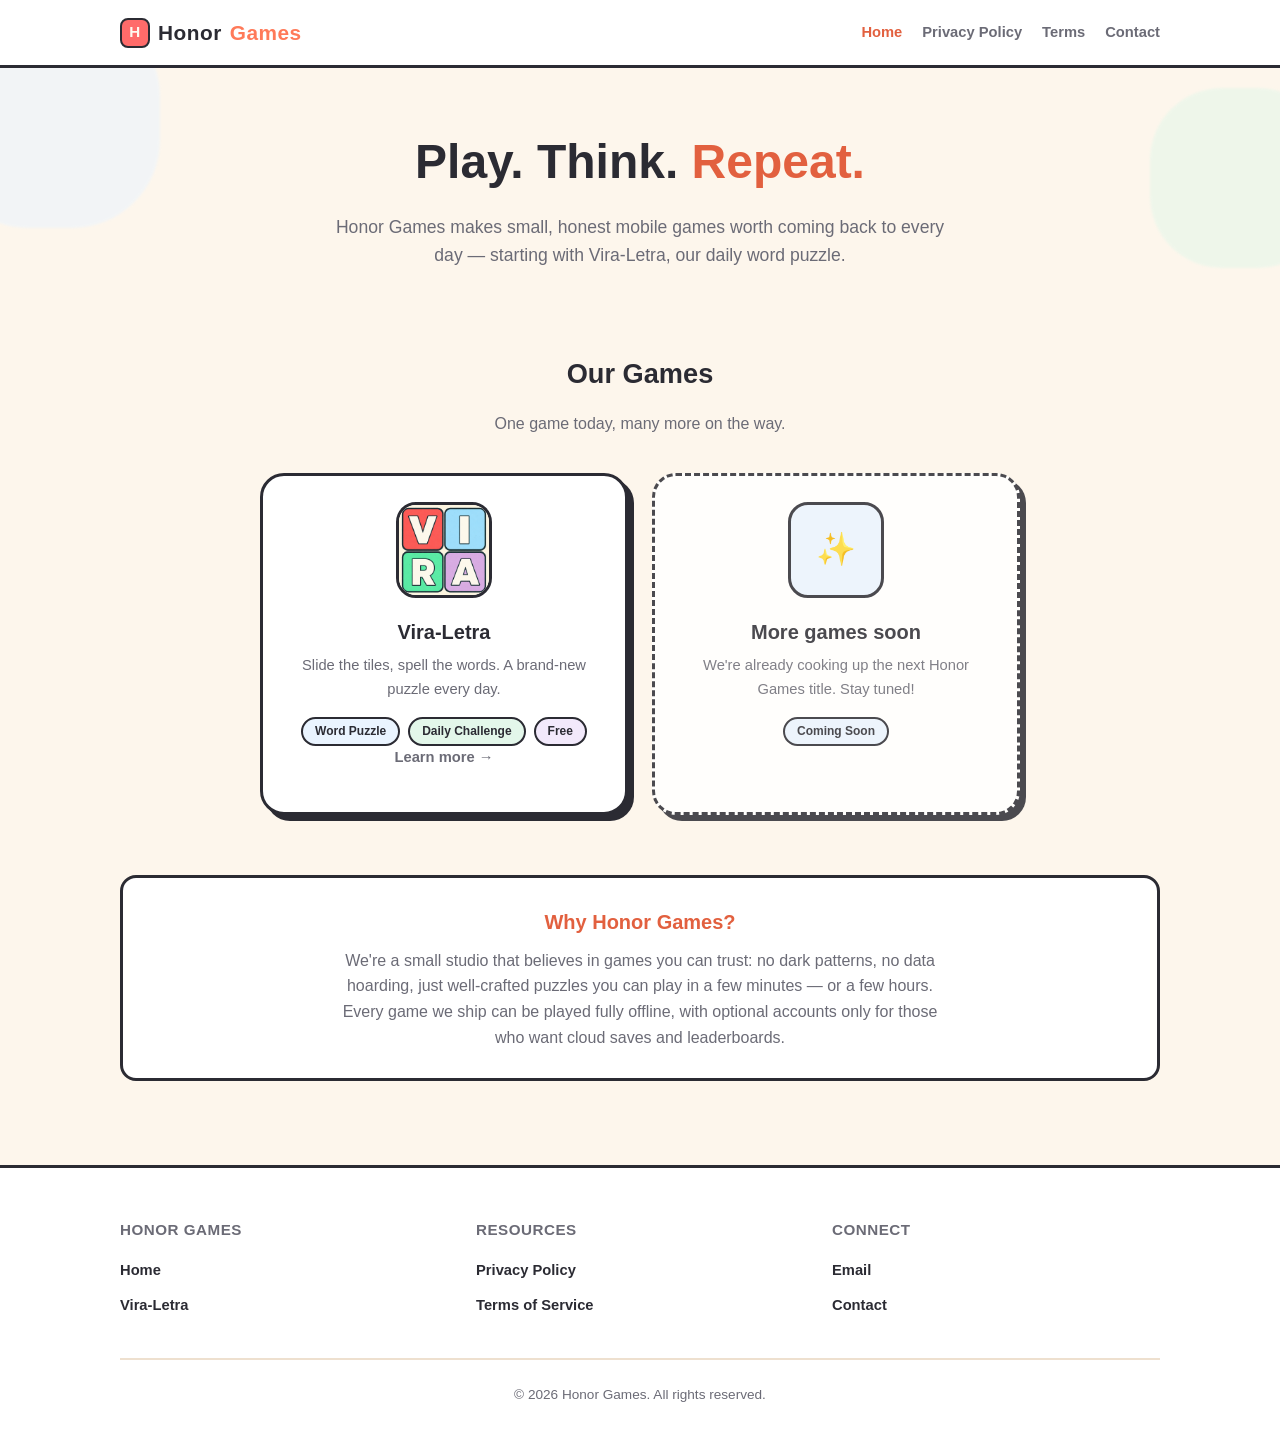
<file: index.html>
<!DOCTYPE html>
<html lang="en">
<head>
<meta charset="UTF-8" />
<meta name="viewport" content="width=device-width, initial-scale=1.0" />
<title>Honor Games — Fun, simple mobile games</title>
<meta name="description" content="Honor Games develops fun and simple mobile games, starting with Vira-Letra, a daily word sliding puzzle." />
<link rel="icon" type="image/png" href="assets/img/vira-letra-icon.png" />
<link rel="stylesheet" href="assets/css/style.css" />
</head>
<body>

<header class="site-header">
  <div class="header-inner">
    <a class="logo" href="./"><span class="logo-badge">H</span>Honor<span>Games</span></a>
    <nav class="site-nav">
      <a class="active" href="./">Home</a>
      <a href="privacy/">Privacy Policy</a>
      <a href="terms/">Terms</a>
      <a href="contact/">Contact</a>
    </nav>
    <button class="mobile-menu-btn" aria-label="Toggle menu">☰</button>
  </div>
</header>

<section class="hero">
  <div class="hero-blob" style="width:220px;height:220px;background:var(--sky);top:-60px;left:-60px;"></div>
  <div class="hero-blob" style="width:180px;height:180px;background:var(--mint);top:20px;right:-50px;"></div>
  <div class="container">
    <h1>Play. Think. <span>Repeat.</span></h1>
    <p>Honor Games makes small, honest mobile games worth coming back to every day — starting with Vira-Letra, our daily word puzzle.</p>
    <!-- <div class="btn-row">
      <a class="btn btn-primary" href="vira-letra/">See Vira-Letra</a>
      <a class="btn btn-outline" href="#games">All games</a>
    </div> -->
  </div>
</section>

<section class="section" id="games">
  <div class="container">
    <h2 class="section-title">Our Games</h2>
    <p class="section-subtitle">One game today, many more on the way.</p>

    <div class="games-grid">
      <a class="game-card" href="vira-letra/">
        <div class="game-card-icon">
          <img src="assets/img/vira-letra-icon.png" alt="Vira-Letra app icon" />
        </div>
        <h3>Vira-Letra</h3>
        <p>Slide the tiles, spell the words. A brand-new puzzle every day.</p>
        <div class="tags">
          <span class="pill">Word Puzzle</span>
          <span class="pill mint">Daily Challenge</span>
          <span class="pill lilac">Free</span>
        </div>
        <p class="game-card-cta">Learn more →</p>
      </a>

      <div class="game-card coming-soon-card">
        <div class="game-card-icon" style="background:var(--sky);display:flex;align-items:center;justify-content:center;font-size:2rem;">✨</div>
        <h3>More games soon</h3>
        <p>We're already cooking up the next Honor Games title. Stay tuned!</p>
        <div class="tags">
          <span class="pill">Coming Soon</span>
        </div>
      </div>
    </div>
  </div>
</section>

<section class="section" style="padding-top:0;">
  <div class="container">
    <div class="card" style="text-align:center;">
      <h2 style="margin-bottom:10px;">Why Honor Games?</h2>
      <p style="color:var(--ink-soft);max-width:600px;margin:0 auto;">
        We're a small studio that believes in games you can trust: no dark patterns, no data hoarding,
        just well-crafted puzzles you can play in a few minutes — or a few hours. Every game we ship
        can be played fully offline, with optional accounts only for those who want cloud saves and
        leaderboards.
      </p>
    </div>
  </div>
</section>

<footer class="site-footer">
  <div class="container">
    <div class="footer-grid">
      <div>
        <h4>Honor Games</h4>
        <ul>
          <li><a href="./">Home</a></li>
          <li><a href="vira-letra/">Vira-Letra</a></li>
        </ul>
      </div>
      <div>
        <h4>Resources</h4>
        <ul>
          <li><a href="privacy/">Privacy Policy</a></li>
          <li><a href="terms/">Terms of Service</a></li>
        </ul>
      </div>
      <div>
        <h4>Connect</h4>
        <ul>
          <li><a href="mailto:honorgames.co@gmail.com">Email</a></li>
          <li><a href="contact/">Contact</a></li>
        </ul>
      </div>
    </div>
    <div class="footer-bottom">
      &copy; 2026 Honor Games. All rights reserved.
    </div>
  </div>
</footer>

<script src="assets/js/main.js"></script>
</body>
</html>
</file>
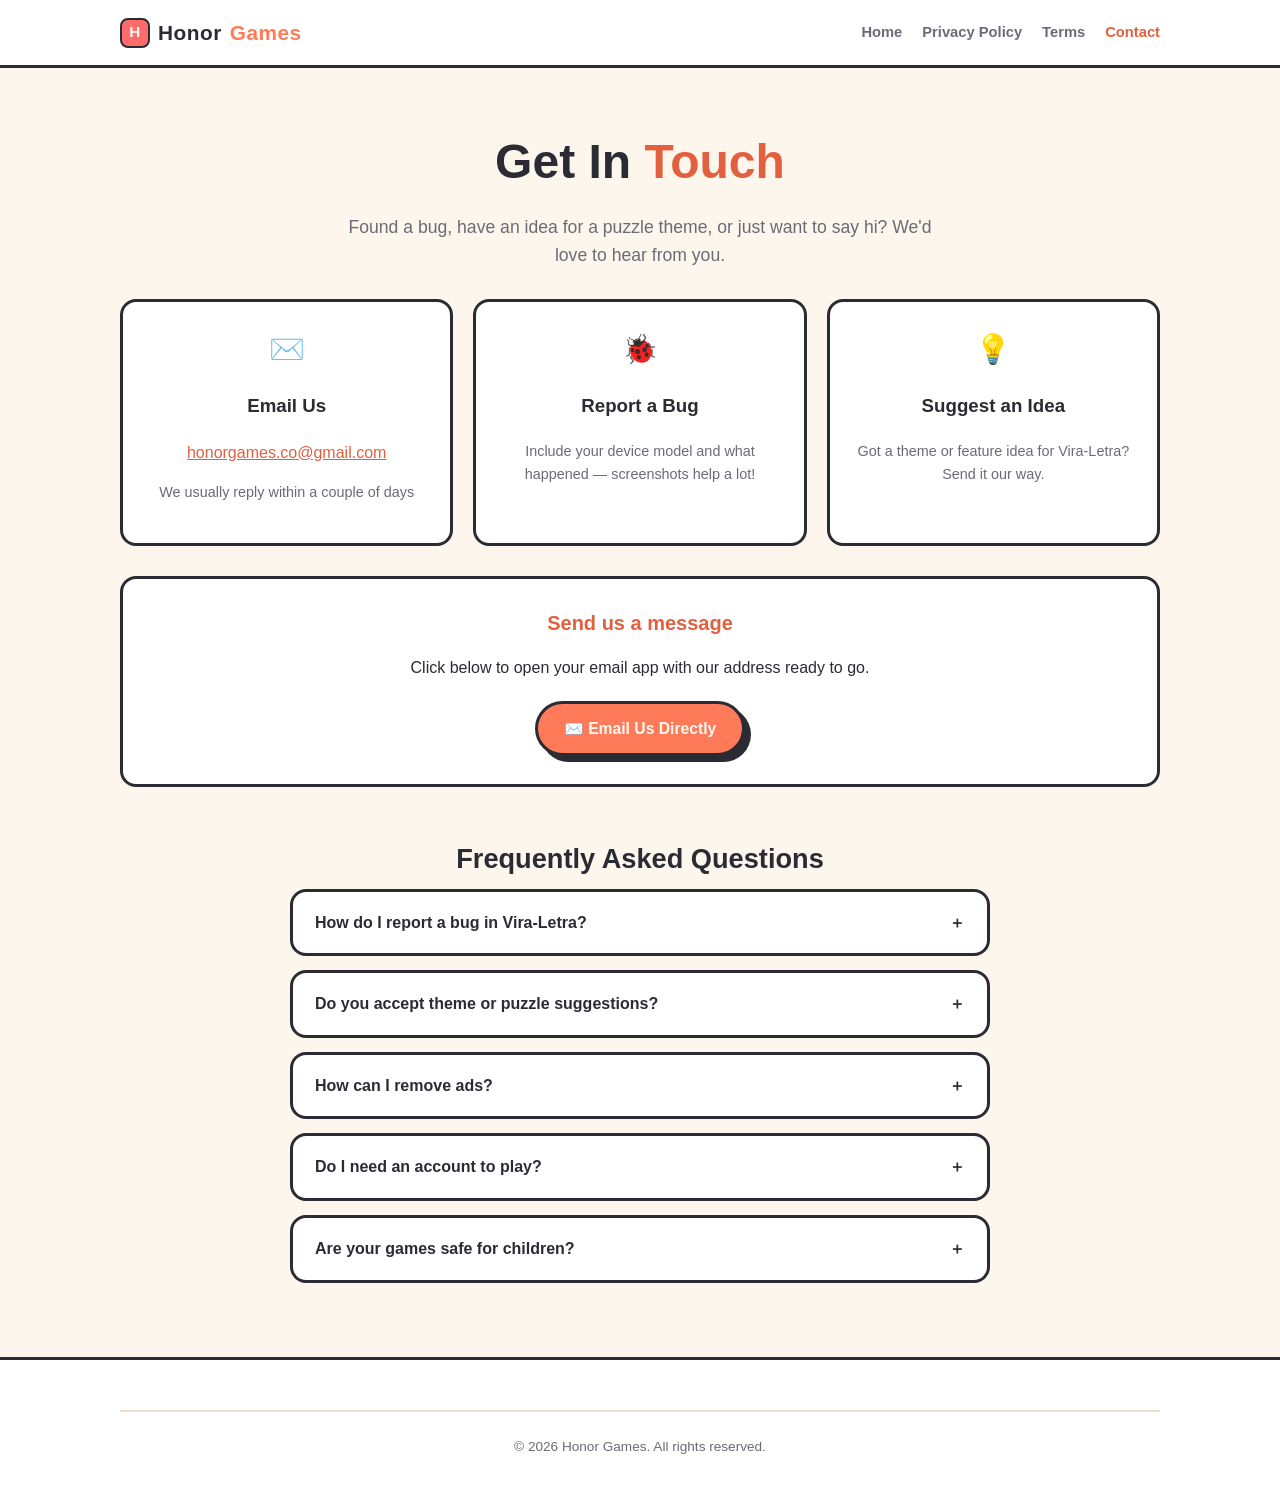
<file: contact/index.html>
<!DOCTYPE html>
<html lang="en">
<head>
<meta charset="UTF-8" />
<meta name="viewport" content="width=device-width, initial-scale=1.0" />
<title>Contact - Honor Games</title>
<meta name="description" content="Get in touch with the Honor Games team." />
<link rel="icon" type="image/png" href="../assets/img/vira-letra-icon.png" />
<link rel="stylesheet" href="../assets/css/style.css" />
</head>
<body>

<header class="site-header">
  <div class="header-inner">
    <a class="logo" href="../"><span class="logo-badge">H</span>Honor<span>Games</span></a>
    <nav class="site-nav">
      <a href="../">Home</a>
      <a href="../privacy/">Privacy Policy</a>
      <a href="../terms/">Terms</a>
      <a class="active" href="../contact/">Contact</a>
    </nav>
    <button class="mobile-menu-btn" aria-label="Toggle menu">☰</button>
  </div>
</header>

<section class="hero" style="padding-bottom:10px;">
  <div class="container">
    <h1>Get In <span>Touch</span></h1>
    <p>Found a bug, have an idea for a puzzle theme, or just want to say hi? We'd love to hear from you.</p>
  </div>
</section>

<section class="section">
  <div class="container">
    <div class="contact-grid">
      <div class="contact-card">
        <div class="emoji">✉️</div>
        <h3>Email Us</h3>
        <p><a href="mailto:honorgames.co@gmail.com">honorgames.co@gmail.com</a></p>
        <p style="color:var(--ink-soft);font-size:0.9rem;">We usually reply within a couple of days</p>
      </div>
      <div class="contact-card">
        <div class="emoji">🐞</div>
        <h3>Report a Bug</h3>
        <p style="color:var(--ink-soft);font-size:0.9rem;">Include your device model and what happened — screenshots help a lot!</p>
      </div>
      <div class="contact-card">
        <div class="emoji">💡</div>
        <h3>Suggest an Idea</h3>
        <p style="color:var(--ink-soft);font-size:0.9rem;">Got a theme or feature idea for Vira-Letra? Send it our way.</p>
      </div>
    </div>

    <div class="card" style="text-align:center;">
      <h2>Send us a message</h2>
      <p style="margin-bottom:20px;">Click below to open your email app with our address ready to go.</p>
      <a class="btn btn-primary" href="mailto:honorgames.co@gmail.com">✉️ Email Us Directly</a>
    </div>

    <h2 class="section-title" style="margin-top:50px;">Frequently Asked Questions</h2>
    <div style="max-width:700px;margin:0 auto;">

      <div class="faq-item">
        <div class="faq-question"><span>How do I report a bug in Vira-Letra?</span><span class="icon">＋</span></div>
        <div class="faq-answer"><p>Email us at honorgames.co@gmail.com with your device model and a description of what happened. Screenshots or a short screen recording help us fix it faster.</p></div>
      </div>

      <div class="faq-item">
        <div class="faq-question"><span>Do you accept theme or puzzle suggestions?</span><span class="icon">＋</span></div>
        <div class="faq-answer"><p>Yes! We love hearing ideas for new daily puzzle themes. Send them to our email and we may feature your idea in a future puzzle.</p></div>
      </div>

      <div class="faq-item">
        <div class="faq-question"><span>How can I remove ads?</span><span class="icon">＋</span></div>
        <div class="faq-answer"><p>Vira-Letra Premium removes ads through a one-time purchase available inside the game, processed securely by Google Play Billing.</p></div>
      </div>

      <div class="faq-item">
        <div class="faq-question"><span>Do I need an account to play?</span><span class="icon">＋</span></div>
        <div class="faq-answer"><p>No — you can play fully offline with progress saved on your device. Creating a free account is optional and lets you sync progress and appear on the leaderboard.</p></div>
      </div>

      <div class="faq-item">
        <div class="faq-question"><span>Are your games safe for children?</span><span class="icon">＋</span></div>
        <div class="faq-answer"><p>Yes. Our games are designed for a general audience and we follow strict content guidelines to keep the experience family-friendly.</p></div>
      </div>

    </div>
  </div>
</section>

<footer class="site-footer">
  <div class="container">
    <div class="footer-bottom">
      &copy; 2026 Honor Games. All rights reserved.
    </div>
  </div>
</footer>

<script src="../assets/js/main.js"></script>
</body>
</html>
</file>
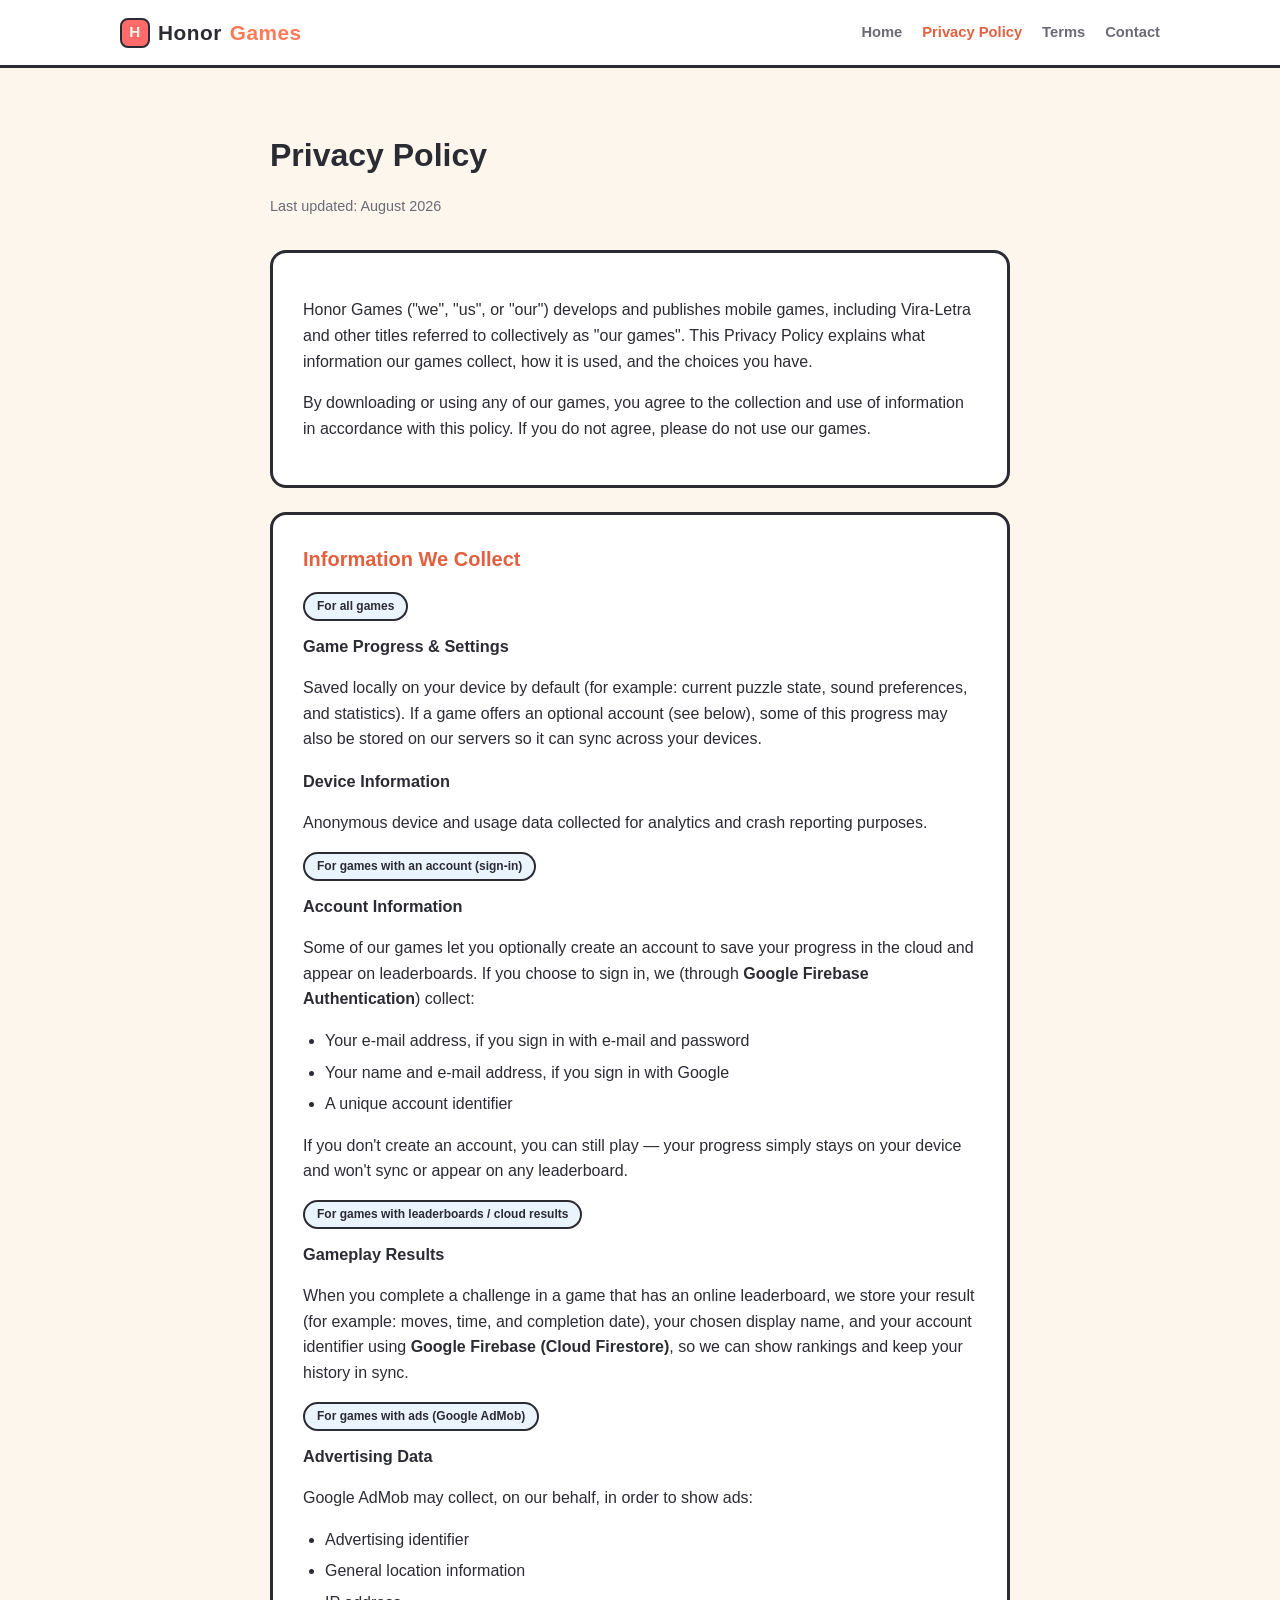
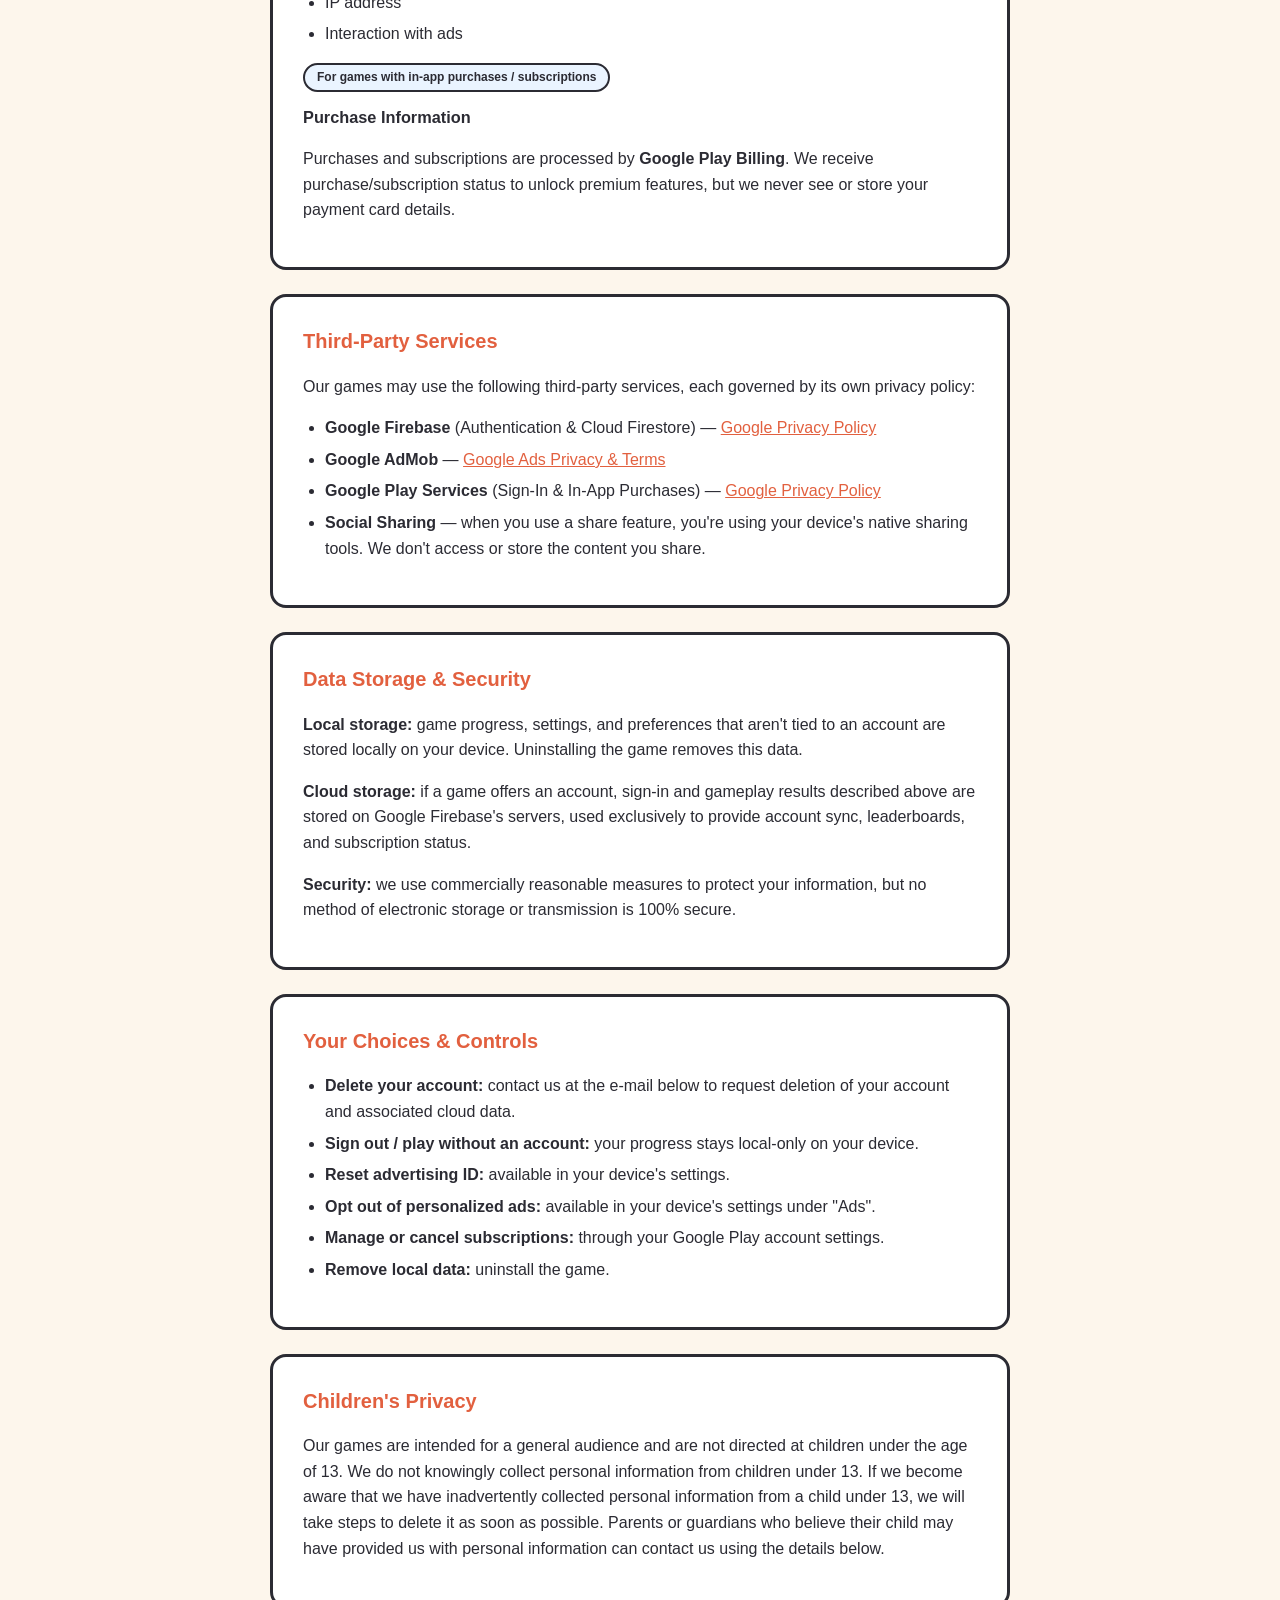
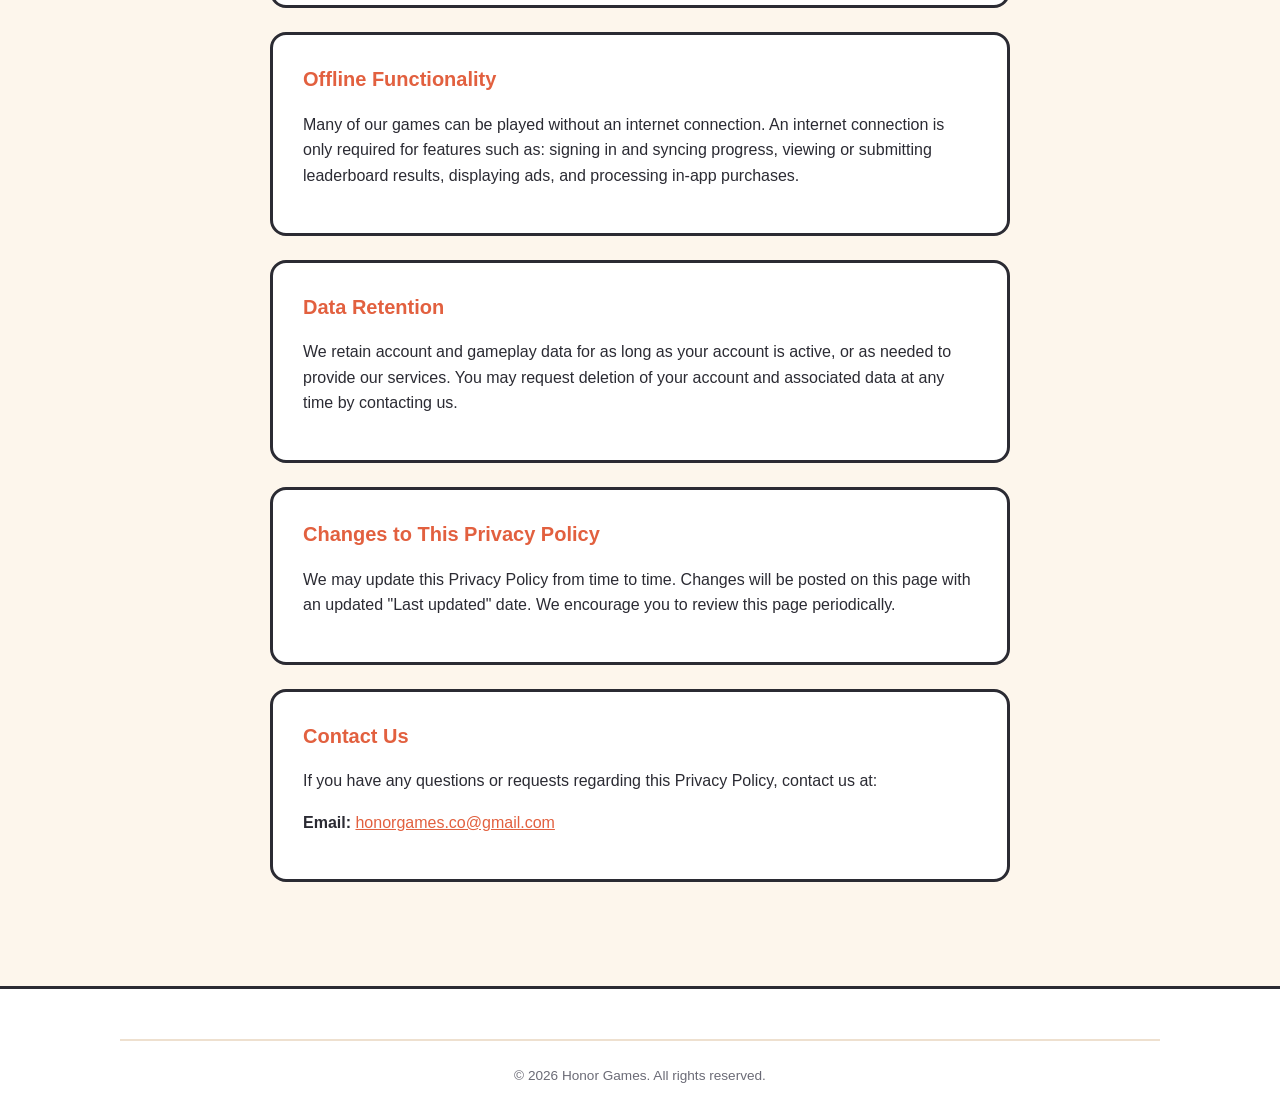
<file: privacy/index.html>
<!DOCTYPE html>
<html lang="en">
<head>
<meta charset="UTF-8" />
<meta name="viewport" content="width=device-width, initial-scale=1.0" />
<title>Privacy Policy - Honor Games</title>
<meta name="description" content="Privacy Policy for Honor Games mobile games." />
<link rel="icon" type="image/png" href="../assets/img/vira-letra-icon.png" />
<link rel="stylesheet" href="../assets/css/style.css" />
</head>
<body>

<header class="site-header">
  <div class="header-inner">
    <a class="logo" href="../"><span class="logo-badge">H</span>Honor<span>Games</span></a>
    <nav class="site-nav">
      <a href="../">Home</a>
      <a class="active" href="../privacy/">Privacy Policy</a>
      <a href="../terms/">Terms</a>
      <a href="../contact/">Contact</a>
    </nav>
    <button class="mobile-menu-btn" aria-label="Toggle menu">☰</button>
  </div>
</header>

<main class="page">
  <h1>Privacy Policy</h1>
  <p class="updated">Last updated: August 2026</p>

  <div class="card">
    <p>
      Honor Games ("we", "us", or "our") develops and publishes mobile games, including
      Vira-Letra and other titles referred to collectively as "our games". This Privacy
      Policy explains what information our games collect, how it is used, and the choices
      you have.
    </p>
    <p>
      By downloading or using any of our games, you agree to the collection and use of
      information in accordance with this policy. If you do not agree, please do not use
      our games.
    </p>
  </div>

  <div class="card">
    <h2>Information We Collect</h2>

    <span class="pill">For all games</span>
    <h3 style="margin-top:12px;">Game Progress &amp; Settings</h3>
    <p>
      Saved locally on your device by default (for example: current puzzle state, sound
      preferences, and statistics). If a game offers an optional account (see below), some
      of this progress may also be stored on our servers so it can sync across your
      devices.
    </p>
    <h3>Device Information</h3>
    <p>Anonymous device and usage data collected for analytics and crash reporting purposes.</p>

    <span class="pill">For games with an account (sign-in)</span>
    <h3 style="margin-top:12px;">Account Information</h3>
    <p>
      Some of our games let you optionally create an account to save your progress in the
      cloud and appear on leaderboards. If you choose to sign in, we (through
      <strong>Google Firebase Authentication</strong>) collect:
    </p>
    <ul>
      <li>Your e-mail address, if you sign in with e-mail and password</li>
      <li>Your name and e-mail address, if you sign in with Google</li>
      <li>A unique account identifier</li>
    </ul>
    <p>
      If you don't create an account, you can still play — your progress simply stays on
      your device and won't sync or appear on any leaderboard.
    </p>

    <span class="pill">For games with leaderboards / cloud results</span>
    <h3 style="margin-top:12px;">Gameplay Results</h3>
    <p>
      When you complete a challenge in a game that has an online leaderboard, we store your
      result (for example: moves, time, and completion date), your chosen display name, and
      your account identifier using <strong>Google Firebase (Cloud Firestore)</strong>, so we
      can show rankings and keep your history in sync.
    </p>

    <span class="pill">For games with ads (Google AdMob)</span>
    <h3 style="margin-top:12px;">Advertising Data</h3>
    <p>Google AdMob may collect, on our behalf, in order to show ads:</p>
    <ul>
      <li>Advertising identifier</li>
      <li>General location information</li>
      <li>IP address</li>
      <li>Interaction with ads</li>
    </ul>

    <span class="pill">For games with in-app purchases / subscriptions</span>
    <h3 style="margin-top:12px;">Purchase Information</h3>
    <p>
      Purchases and subscriptions are processed by <strong>Google Play Billing</strong>. We
      receive purchase/subscription status to unlock premium features, but we never see or
      store your payment card details.
    </p>
  </div>

  <div class="card">
    <h2>Third-Party Services</h2>
    <p>Our games may use the following third-party services, each governed by its own privacy policy:</p>
    <ul>
      <li><strong>Google Firebase</strong> (Authentication &amp; Cloud Firestore) — <a href="https://policies.google.com/privacy" target="_blank" rel="noopener">Google Privacy Policy</a></li>
      <li><strong>Google AdMob</strong> — <a href="https://policies.google.com/technologies/ads" target="_blank" rel="noopener">Google Ads Privacy &amp; Terms</a></li>
      <li><strong>Google Play Services</strong> (Sign-In &amp; In-App Purchases) — <a href="https://policies.google.com/privacy" target="_blank" rel="noopener">Google Privacy Policy</a></li>
      <li><strong>Social Sharing</strong> — when you use a share feature, you're using your device's native sharing tools. We don't access or store the content you share.</li>
    </ul>
  </div>

  <div class="card">
    <h2>Data Storage &amp; Security</h2>
    <p>
      <strong>Local storage:</strong> game progress, settings, and preferences that aren't
      tied to an account are stored locally on your device. Uninstalling the game removes
      this data.
    </p>
    <p>
      <strong>Cloud storage:</strong> if a game offers an account, sign-in and gameplay
      results described above are stored on Google Firebase's servers, used exclusively to
      provide account sync, leaderboards, and subscription status.
    </p>
    <p>
      <strong>Security:</strong> we use commercially reasonable measures to protect your
      information, but no method of electronic storage or transmission is 100% secure.
    </p>
  </div>

  <div class="card">
    <h2>Your Choices &amp; Controls</h2>
    <ul>
      <li><strong>Delete your account:</strong> contact us at the e-mail below to request deletion of your account and associated cloud data.</li>
      <li><strong>Sign out / play without an account:</strong> your progress stays local-only on your device.</li>
      <li><strong>Reset advertising ID:</strong> available in your device's settings.</li>
      <li><strong>Opt out of personalized ads:</strong> available in your device's settings under "Ads".</li>
      <li><strong>Manage or cancel subscriptions:</strong> through your Google Play account settings.</li>
      <li><strong>Remove local data:</strong> uninstall the game.</li>
    </ul>
  </div>

  <div class="card">
    <h2>Children's Privacy</h2>
    <p>
      Our games are intended for a general audience and are not directed at children under
      the age of 13. We do not knowingly collect personal information from children under
      13. If we become aware that we have inadvertently collected personal information from
      a child under 13, we will take steps to delete it as soon as possible. Parents or
      guardians who believe their child may have provided us with personal information can
      contact us using the details below.
    </p>
  </div>

  <div class="card">
    <h2>Offline Functionality</h2>
    <p>
      Many of our games can be played without an internet connection. An internet
      connection is only required for features such as: signing in and syncing progress,
      viewing or submitting leaderboard results, displaying ads, and processing in-app
      purchases.
    </p>
  </div>

  <div class="card">
    <h2>Data Retention</h2>
    <p>
      We retain account and gameplay data for as long as your account is active, or as
      needed to provide our services. You may request deletion of your account and
      associated data at any time by contacting us.
    </p>
  </div>

  <div class="card">
    <h2>Changes to This Privacy Policy</h2>
    <p>
      We may update this Privacy Policy from time to time. Changes will be posted on this
      page with an updated "Last updated" date. We encourage you to review this page
      periodically.
    </p>
  </div>

  <div class="card">
    <h2>Contact Us</h2>
    <p>If you have any questions or requests regarding this Privacy Policy, contact us at:</p>
    <p><strong>Email:</strong> <a href="mailto:honorgames.co@gmail.com">honorgames.co@gmail.com</a></p>
  </div>
</main>

<footer class="site-footer">
  <div class="container">
    <div class="footer-bottom">
      &copy; 2026 Honor Games. All rights reserved.
    </div>
  </div>
</footer>

<script src="../assets/js/main.js"></script>
</body>
</html>
</file>
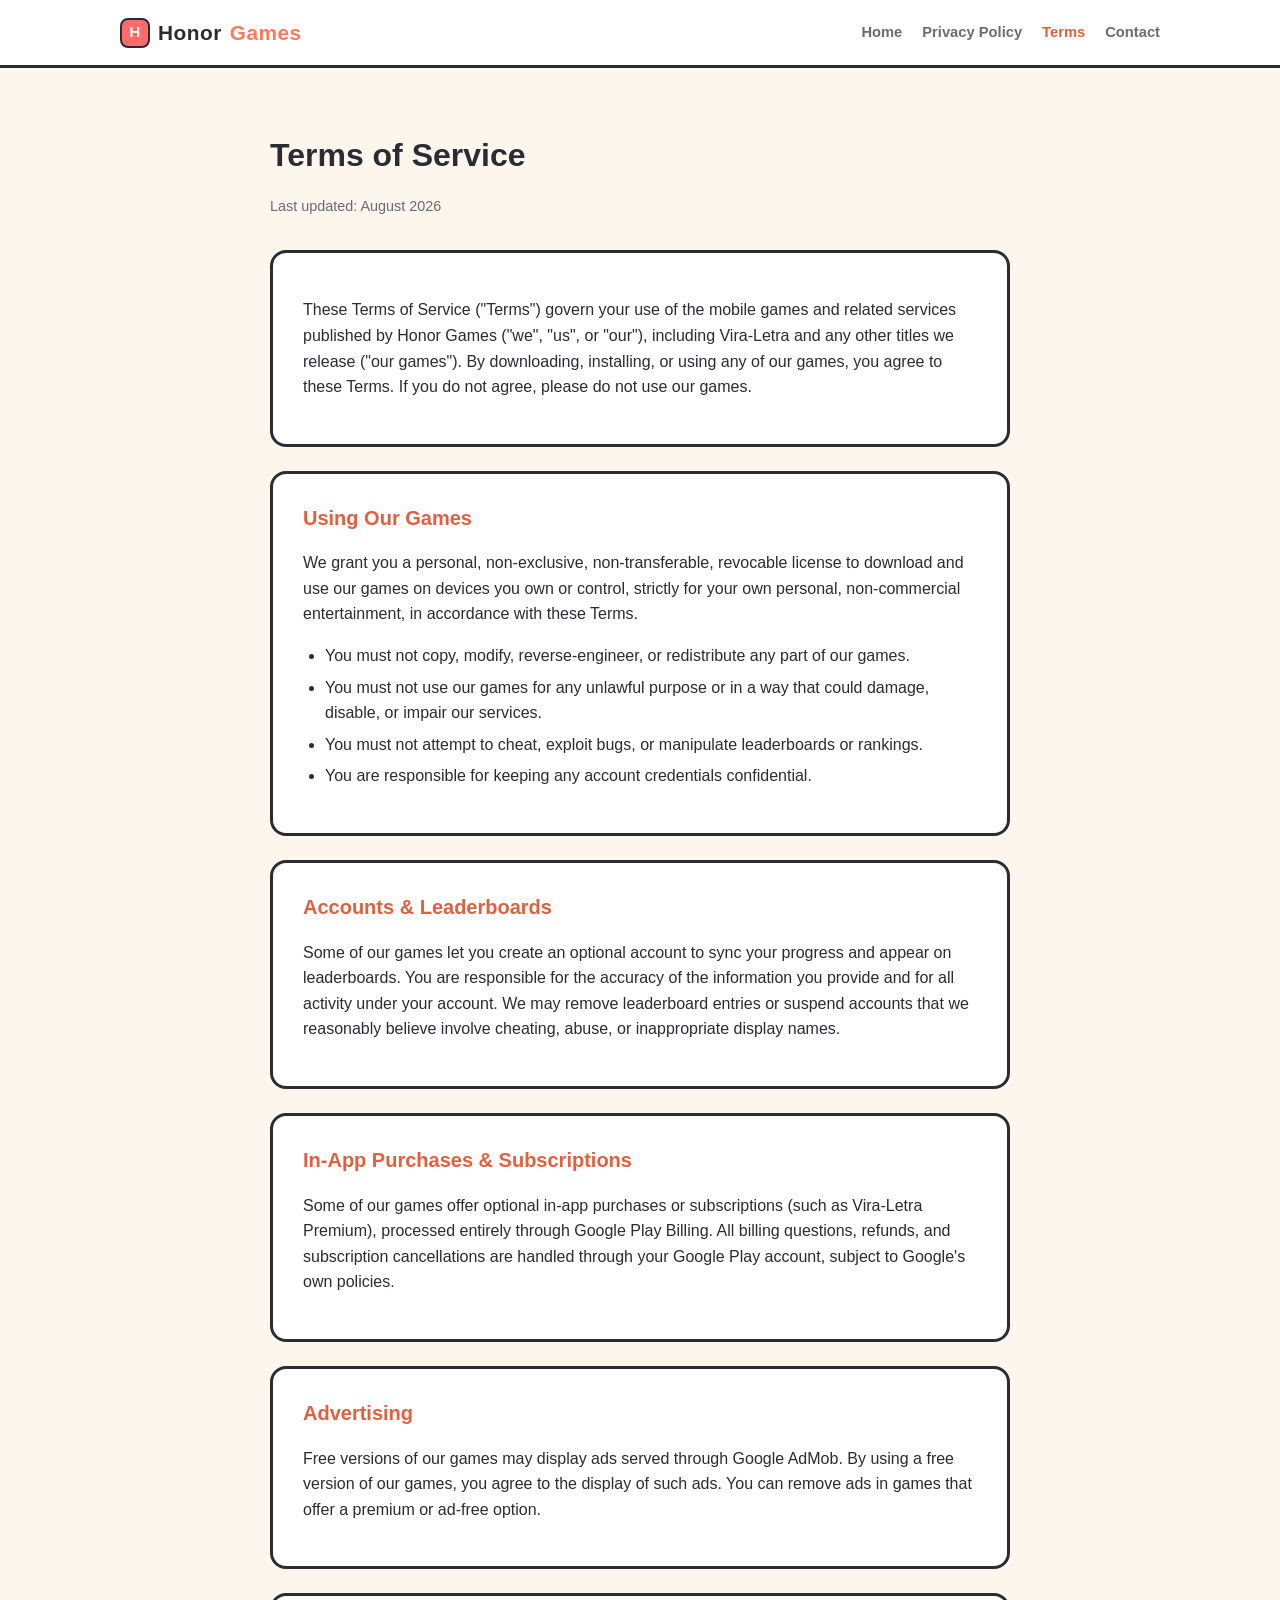
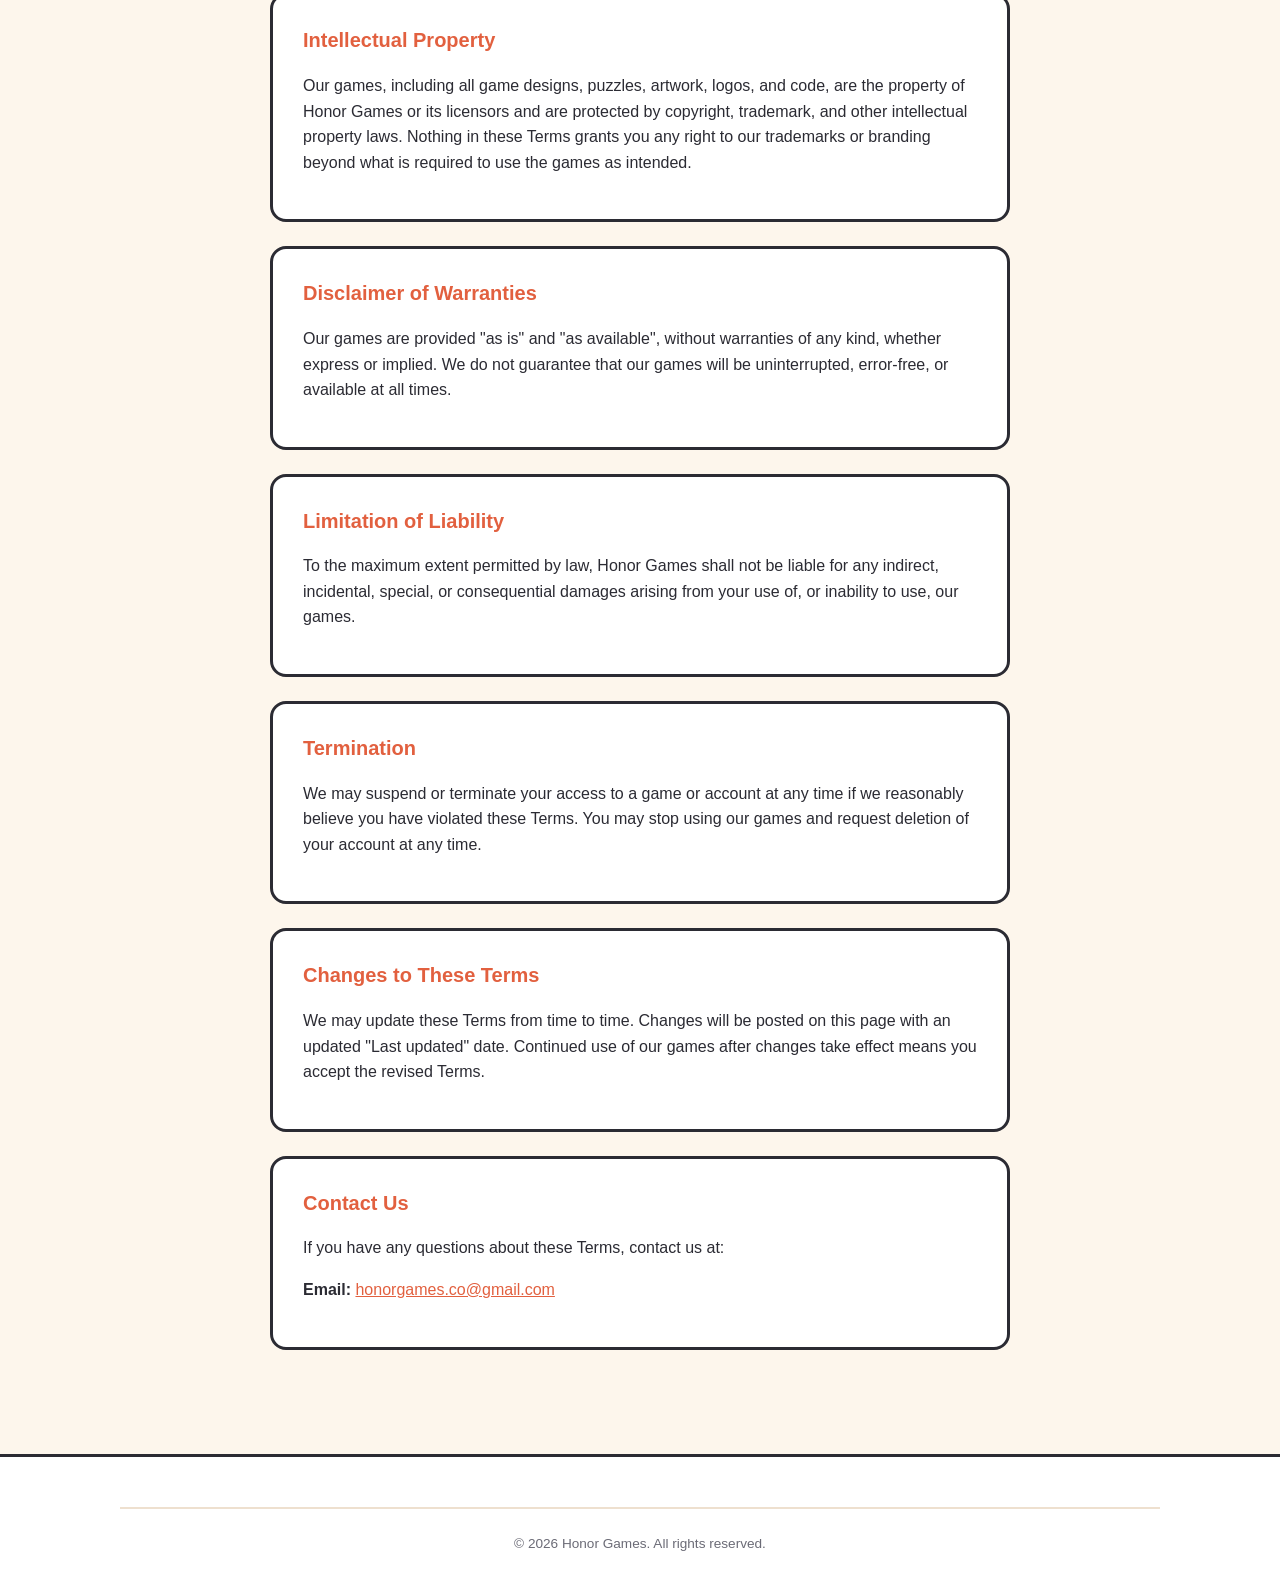
<file: terms/index.html>
<!DOCTYPE html>
<html lang="en">
<head>
<meta charset="UTF-8" />
<meta name="viewport" content="width=device-width, initial-scale=1.0" />
<title>Terms of Service - Honor Games</title>
<meta name="description" content="Terms of Service for Honor Games mobile games." />
<link rel="icon" type="image/png" href="../assets/img/vira-letra-icon.png" />
<link rel="stylesheet" href="../assets/css/style.css" />
</head>
<body>

<header class="site-header">
  <div class="header-inner">
    <a class="logo" href="../"><span class="logo-badge">H</span>Honor<span>Games</span></a>
    <nav class="site-nav">
      <a href="../">Home</a>
      <a href="../privacy/">Privacy Policy</a>
      <a class="active" href="../terms/">Terms</a>
      <a href="../contact/">Contact</a>
    </nav>
    <button class="mobile-menu-btn" aria-label="Toggle menu">☰</button>
  </div>
</header>

<main class="page">
  <h1>Terms of Service</h1>
  <p class="updated">Last updated: August 2026</p>

  <div class="card">
    <p>
      These Terms of Service ("Terms") govern your use of the mobile games and related
      services published by Honor Games ("we", "us", or "our"), including Vira-Letra and
      any other titles we release ("our games"). By downloading, installing, or using any
      of our games, you agree to these Terms. If you do not agree, please do not use our
      games.
    </p>
  </div>

  <div class="card">
    <h2>Using Our Games</h2>
    <p>
      We grant you a personal, non-exclusive, non-transferable, revocable license to
      download and use our games on devices you own or control, strictly for your own
      personal, non-commercial entertainment, in accordance with these Terms.
    </p>
    <ul>
      <li>You must not copy, modify, reverse-engineer, or redistribute any part of our games.</li>
      <li>You must not use our games for any unlawful purpose or in a way that could damage, disable, or impair our services.</li>
      <li>You must not attempt to cheat, exploit bugs, or manipulate leaderboards or rankings.</li>
      <li>You are responsible for keeping any account credentials confidential.</li>
    </ul>
  </div>

  <div class="card">
    <h2>Accounts &amp; Leaderboards</h2>
    <p>
      Some of our games let you create an optional account to sync your progress and
      appear on leaderboards. You are responsible for the accuracy of the information you
      provide and for all activity under your account. We may remove leaderboard entries
      or suspend accounts that we reasonably believe involve cheating, abuse, or
      inappropriate display names.
    </p>
  </div>

  <div class="card">
    <h2>In-App Purchases &amp; Subscriptions</h2>
    <p>
      Some of our games offer optional in-app purchases or subscriptions (such as
      Vira-Letra Premium), processed entirely through Google Play Billing. All billing
      questions, refunds, and subscription cancellations are handled through your Google
      Play account, subject to Google's own policies.
    </p>
  </div>

  <div class="card">
    <h2>Advertising</h2>
    <p>
      Free versions of our games may display ads served through Google AdMob. By using a
      free version of our games, you agree to the display of such ads. You can remove ads
      in games that offer a premium or ad-free option.
    </p>
  </div>

  <div class="card">
    <h2>Intellectual Property</h2>
    <p>
      Our games, including all game designs, puzzles, artwork, logos, and code, are the
      property of Honor Games or its licensors and are protected by copyright, trademark,
      and other intellectual property laws. Nothing in these Terms grants you any right to
      our trademarks or branding beyond what is required to use the games as intended.
    </p>
  </div>

  <div class="card">
    <h2>Disclaimer of Warranties</h2>
    <p>
      Our games are provided "as is" and "as available", without warranties of any kind,
      whether express or implied. We do not guarantee that our games will be uninterrupted,
      error-free, or available at all times.
    </p>
  </div>

  <div class="card">
    <h2>Limitation of Liability</h2>
    <p>
      To the maximum extent permitted by law, Honor Games shall not be liable for any
      indirect, incidental, special, or consequential damages arising from your use of, or
      inability to use, our games.
    </p>
  </div>

  <div class="card">
    <h2>Termination</h2>
    <p>
      We may suspend or terminate your access to a game or account at any time if we
      reasonably believe you have violated these Terms. You may stop using our games and
      request deletion of your account at any time.
    </p>
  </div>

  <div class="card">
    <h2>Changes to These Terms</h2>
    <p>
      We may update these Terms from time to time. Changes will be posted on this page with
      an updated "Last updated" date. Continued use of our games after changes take effect
      means you accept the revised Terms.
    </p>
  </div>

  <div class="card">
    <h2>Contact Us</h2>
    <p>If you have any questions about these Terms, contact us at:</p>
    <p><strong>Email:</strong> <a href="mailto:honorgames.co@gmail.com">honorgames.co@gmail.com</a></p>
  </div>
</main>

<footer class="site-footer">
  <div class="container">
    <div class="footer-bottom">
      &copy; 2026 Honor Games. All rights reserved.
    </div>
  </div>
</footer>

<script src="../assets/js/main.js"></script>
</body>
</html>
</file>
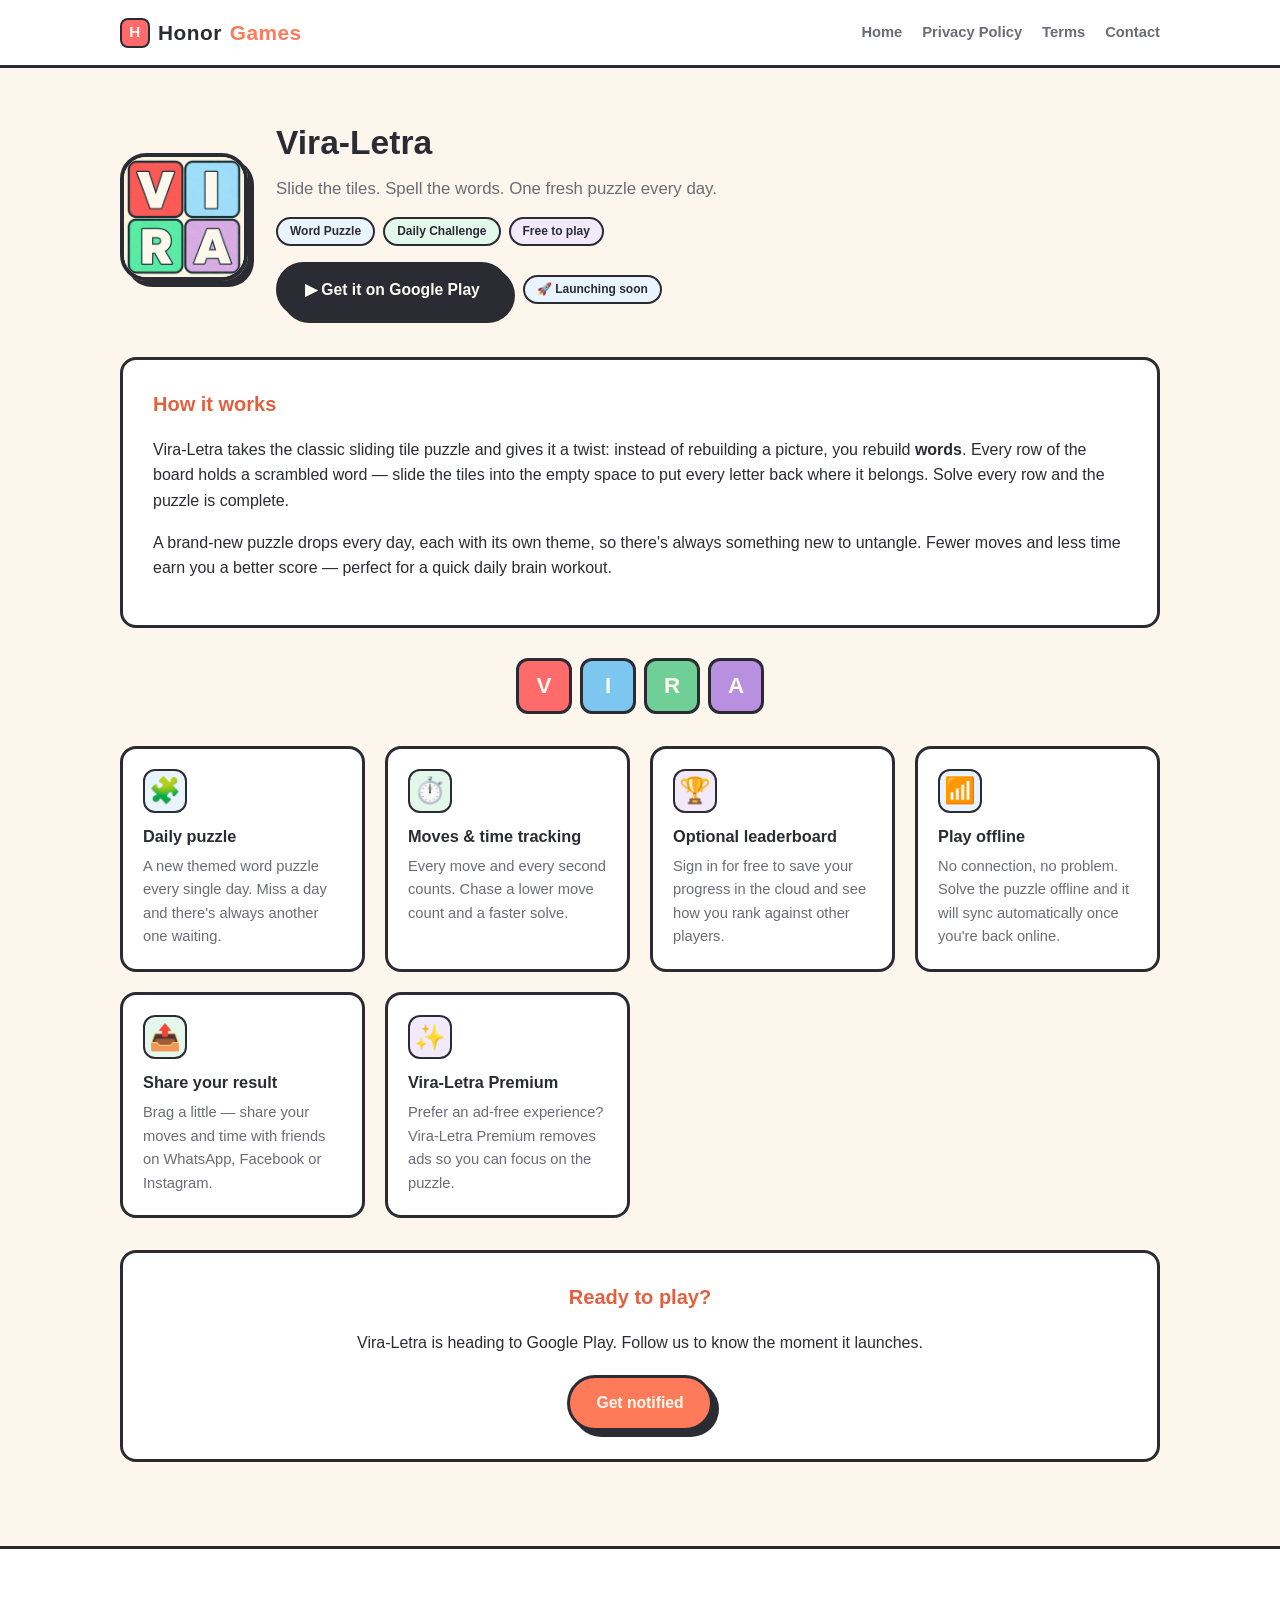
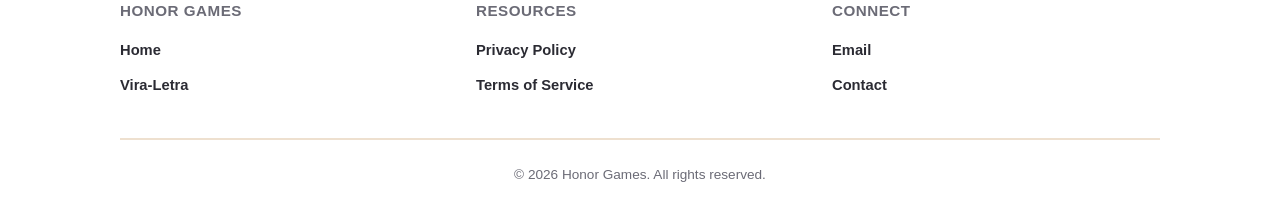
<file: vira-letra/index.html>
<!DOCTYPE html>
<html lang="en">
<head>
<meta charset="UTF-8" />
<meta name="viewport" content="width=device-width, initial-scale=1.0" />
<title>Vira-Letra — Honor Games</title>
<meta name="description" content="Vira-Letra is a daily word sliding puzzle. Slide the tiles, spell every word, and beat your best time." />
<link rel="icon" type="image/png" href="../assets/img/vira-letra-icon.png" />
<link rel="stylesheet" href="../assets/css/style.css" />
</head>
<body>

<header class="site-header">
  <div class="header-inner">
    <a class="logo" href="../"><span class="logo-badge">H</span>Honor<span>Games</span></a>
    <nav class="site-nav">
      <a href="../">Home</a>
      <a href="../privacy/">Privacy Policy</a>
      <a href="../terms/">Terms</a>
      <a href="../contact/">Contact</a>
    </nav>
    <button class="mobile-menu-btn" aria-label="Toggle menu">☰</button>
  </div>
</header>

<section class="game-hero">
  <div class="container">
    <div class="game-hero-inner">
      <div class="game-hero-icon">
        <img src="../assets/img/vira-letra-icon.png" alt="Vira-Letra app icon" />
      </div>
      <div class="game-hero-text">
        <h1>Vira-Letra</h1>
        <p class="tagline">Slide the tiles. Spell the words. One fresh puzzle every day.</p>
        <div class="tags" style="justify-content:flex-start;display:flex;gap:8px;flex-wrap:wrap;margin-bottom:16px;">
          <span class="pill">Word Puzzle</span>
          <span class="pill mint">Daily Challenge</span>
          <span class="pill lilac">Free to play</span>
        </div>
        <div style="display:flex;gap:14px;flex-wrap:wrap;align-items:center;">
          <a class="btn btn-store" href="https://play.google.com/store/apps/details?id=com.viraletra.app" target="_blank" rel="noopener">
            ▶ Get it on Google Play
          </a>
          <span class="pill" style="background:var(--sky);">🚀 Launching soon</span>
        </div>
      </div>
    </div>
  </div>
</section>

<section class="section">
  <div class="container">
    <div class="card">
      <h2>How it works</h2>
      <p>
        Vira-Letra takes the classic sliding tile puzzle and gives it a twist: instead of rebuilding a
        picture, you rebuild <strong>words</strong>. Every row of the board holds a scrambled word — slide
        the tiles into the empty space to put every letter back where it belongs. Solve every row and the
        puzzle is complete.
      </p>
      <p>
        A brand-new puzzle drops every day, each with its own theme, so there's always something new to
        untangle. Fewer moves and less time earn you a better score — perfect for a quick daily brain
        workout.
      </p>
    </div>

    <div class="tile-preview">
      <div class="tile" style="background:var(--red-tile);">V</div>
      <div class="tile" style="background:var(--blue-tile);">I</div>
      <div class="tile" style="background:var(--green-tile);">R</div>
      <div class="tile" style="background:var(--purple-tile);">A</div>
    </div>

    <div class="feature-grid">
      <div class="feature-card">
        <div class="emoji" style="background:var(--sky);">🧩</div>
        <h3>Daily puzzle</h3>
        <p>A new themed word puzzle every single day. Miss a day and there's always another one waiting.</p>
      </div>
      <div class="feature-card">
        <div class="emoji" style="background:var(--mint);">⏱️</div>
        <h3>Moves &amp; time tracking</h3>
        <p>Every move and every second counts. Chase a lower move count and a faster solve.</p>
      </div>
      <div class="feature-card">
        <div class="emoji" style="background:var(--lilac);">🏆</div>
        <h3>Optional leaderboard</h3>
        <p>Sign in for free to save your progress in the cloud and see how you rank against other players.</p>
      </div>
      <div class="feature-card">
        <div class="emoji" style="background:var(--sky);">📶</div>
        <h3>Play offline</h3>
        <p>No connection, no problem. Solve the puzzle offline and it will sync automatically once you're back online.</p>
      </div>
      <div class="feature-card">
        <div class="emoji" style="background:var(--mint);">📤</div>
        <h3>Share your result</h3>
        <p>Brag a little — share your moves and time with friends on WhatsApp, Facebook or Instagram.</p>
      </div>
      <div class="feature-card">
        <div class="emoji" style="background:var(--lilac);">✨</div>
        <h3>Vira-Letra Premium</h3>
        <p>Prefer an ad-free experience? Vira-Letra Premium removes ads so you can focus on the puzzle.</p>
      </div>
    </div>

    <div class="card" style="text-align:center;">
      <h2>Ready to play?</h2>
      <p style="margin-bottom:20px;">Vira-Letra is heading to Google Play. Follow us to know the moment it launches.</p>
      <a class="btn btn-primary" href="../contact/">Get notified</a>
    </div>
  </div>
</section>

<footer class="site-footer">
  <div class="container">
    <div class="footer-grid">
      <div>
        <h4>Honor Games</h4>
        <ul>
          <li><a href="../">Home</a></li>
          <li><a href="../vira-letra/">Vira-Letra</a></li>
        </ul>
      </div>
      <div>
        <h4>Resources</h4>
        <ul>
          <li><a href="../privacy/">Privacy Policy</a></li>
          <li><a href="../terms/">Terms of Service</a></li>
        </ul>
      </div>
      <div>
        <h4>Connect</h4>
        <ul>
          <li><a href="mailto:honorgames.co@gmail.com">Email</a></li>
          <li><a href="../contact/">Contact</a></li>
        </ul>
      </div>
    </div>
    <div class="footer-bottom">
      &copy; 2026 Honor Games. All rights reserved.
    </div>
  </div>
</footer>

<script src="../assets/js/main.js"></script>
</body>
</html>
</file>
<file: assets/css/style.css>
/* Honor Games — shared stylesheet */

:root {
  --bg: #fdf6ec;
  --card: #ffffff;
  --ink: #2b2b33;
  --ink-soft: #6b6b76;
  --accent: #ff7a59;
  --accent-dark: #e2603f;
  --outline: #2b2b33;
  --sky: #eaf4ff;
  --mint: #e3f7ea;
  --mint-dark: #57b980;
  --lilac: #f2e9fb;
  --lilac-dark: #9c6fd1;
  --red-tile: #ff6b6a;
  --blue-tile: #7cc6f0;
  --green-tile: #6fcf97;
  --purple-tile: #b98fe0;
  --radius-lg: 24px;
  --radius-md: 16px;
  --shadow-pop: 6px 6px 0 var(--outline);
}

* {
  box-sizing: border-box;
}

html {
  scroll-behavior: smooth;
}

body {
  margin: 0;
  font-family: "Segoe UI", Roboto, Helvetica, Arial, sans-serif;
  background: var(--bg);
  color: var(--ink);
  line-height: 1.6;
}

img {
  max-width: 100%;
  display: block;
}

a {
  color: var(--accent-dark);
}

.container {
  max-width: 1080px;
  margin: 0 auto;
  padding: 0 20px;
}

/* Header */

header.site-header {
  background: var(--card);
  border-bottom: 3px solid var(--outline);
  position: sticky;
  top: 0;
  z-index: 20;
}

.header-inner {
  max-width: 1080px;
  margin: 0 auto;
  display: flex;
  align-items: center;
  justify-content: space-between;
  padding: 16px 20px;
}

.logo {
  font-weight: 800;
  font-size: 1.3rem;
  color: var(--ink);
  text-decoration: none;
  letter-spacing: 0.5px;
  display: flex;
  align-items: center;
  gap: 8px;
}

.logo span {
  color: var(--accent);
}

.logo .logo-badge {
  width: 30px;
  height: 30px;
  border-radius: 8px;
  background: var(--red-tile);
  border: 2px solid var(--outline);
  display: flex;
  align-items: center;
  justify-content: center;
  color: #fff9f0;
  font-weight: 800;
  font-size: 0.95rem;
}

nav.site-nav {
  display: flex;
  align-items: center;
}

nav.site-nav a {
  color: var(--ink-soft);
  text-decoration: none;
  font-weight: 600;
  font-size: 0.92rem;
  margin-left: 20px;
}

nav.site-nav a.active {
  color: var(--accent-dark);
}

.mobile-menu-btn {
  display: none;
  background: none;
  border: 2px solid var(--outline);
  border-radius: 10px;
  width: 40px;
  height: 40px;
  font-size: 1.1rem;
  cursor: pointer;
}

/* Hero */

.hero {
  padding: 56px 0 40px;
  text-align: center;
  position: relative;
  overflow: hidden;
}

.hero-blob {
  position: absolute;
  border-radius: 40%;
  opacity: 0.55;
  z-index: 0;
  filter: blur(1px);
}

.hero h1 {
  font-size: clamp(2rem, 5vw, 3rem);
  margin: 0 0 12px;
  position: relative;
  z-index: 1;
}

.hero h1 span {
  color: var(--accent-dark);
}

.hero p {
  color: var(--ink-soft);
  font-size: 1.1rem;
  max-width: 620px;
  margin: 0 auto;
  position: relative;
  z-index: 1;
}

/* Buttons */

.btn {
  display: inline-flex;
  align-items: center;
  gap: 8px;
  border: 3px solid var(--outline);
  border-radius: 999px;
  padding: 12px 26px;
  font-weight: 700;
  font-size: 0.98rem;
  text-decoration: none;
  cursor: pointer;
  transition: transform 0.15s ease, box-shadow 0.15s ease;
  box-shadow: var(--shadow-pop);
  background: var(--card);
  color: var(--ink);
}

.btn:hover {
  transform: translate(-2px, -2px);
  box-shadow: 8px 8px 0 var(--outline);
}

.btn:active {
  transform: translate(0, 0);
  box-shadow: 2px 2px 0 var(--outline);
}

.btn-primary {
  background: var(--accent);
  color: #fff9f0;
}

.btn-store {
  background: var(--ink);
  color: #fff9f0;
}

.btn-outline {
  background: var(--card);
}

.btn-row {
  display: flex;
  justify-content: center;
  gap: 16px;
  flex-wrap: wrap;
  margin-top: 28px;
  position: relative;
  z-index: 1;
}

/* Games grid / section */

.section {
  padding: 20px 0 60px;
}

.section-title {
  text-align: center;
  margin-bottom: 8px;
  font-size: 1.7rem;
}

.section-subtitle {
  text-align: center;
  color: var(--ink-soft);
  margin-bottom: 36px;
}

.games-grid {
  display: grid;
  grid-template-columns: repeat(auto-fit, minmax(260px, 1fr));
  gap: 24px;
  max-width: 760px;
  margin: 0 auto;
}

.game-card {
  background: var(--card);
  border: 3px solid var(--outline);
  border-radius: var(--radius-lg);
  padding: 26px;
  text-decoration: none;
  color: var(--ink);
  display: block;
  box-shadow: var(--shadow-pop);
  transition: transform 0.15s ease, box-shadow 0.15s ease;
}

.game-card:hover {
  transform: translate(-3px, -3px);
  box-shadow: 10px 10px 0 var(--outline);
}

.game-card-icon {
  width: 96px;
  height: 96px;
  border-radius: 20px;
  border: 3px solid var(--outline);
  margin: 0 auto 18px;
  overflow: hidden;
}

.game-card h3 {
  text-align: center;
  margin: 0 0 6px;
  font-size: 1.25rem;
}

.game-card p {
  text-align: center;
  color: var(--ink-soft);
  font-size: 0.92rem;
  margin: 0 0 16px;
}

.game-card .tags {
  display: flex;
  justify-content: center;
  gap: 8px;
  flex-wrap: wrap;
}

.pill {
  display: inline-block;
  background: var(--sky);
  border: 2px solid var(--outline);
  border-radius: 999px;
  padding: 3px 12px;
  font-size: 0.75rem;
  font-weight: 700;
}

.pill.mint {
  background: var(--mint);
}

.pill.lilac {
  background: var(--lilac);
}

.game-card-cta {
  text-align: center;
  font-weight: 700;
  color: var(--accent-dark);
  margin-top: 4px;
}

.coming-soon-card {
  border-style: dashed;
  opacity: 0.85;
}

/* Cards used by legal / content pages */

.card {
  background: var(--card);
  border: 3px solid var(--outline);
  border-radius: var(--radius-md);
  padding: 28px 30px;
  margin-bottom: 24px;
}

.card h2 {
  font-size: 1.25rem;
  margin-top: 0;
  color: var(--accent-dark);
}

.card h3 {
  font-size: 1.02rem;
  margin-bottom: 6px;
}

.card ul {
  padding-left: 22px;
}

.card li {
  margin-bottom: 6px;
}

main.page {
  max-width: 780px;
  margin: 0 auto;
  padding: 40px 20px 80px;
}

main.page h1 {
  font-size: 2rem;
  margin-bottom: 4px;
}

.updated {
  color: var(--ink-soft);
  font-size: 0.9rem;
  margin-bottom: 32px;
}

/* Game detail page */

.game-hero {
  padding: 48px 0 20px;
}

.game-hero-inner {
  display: flex;
  align-items: center;
  gap: 28px;
  flex-wrap: wrap;
}

.game-hero-icon {
  width: 128px;
  height: 128px;
  border-radius: 26px;
  border: 4px solid var(--outline);
  box-shadow: var(--shadow-pop);
  overflow: hidden;
  flex-shrink: 0;
}

.game-hero-text h1 {
  margin: 0 0 6px;
  font-size: 2.1rem;
}

.game-hero-text p.tagline {
  color: var(--ink-soft);
  font-size: 1.05rem;
  margin: 0 0 14px;
}

.feature-grid {
  display: grid;
  grid-template-columns: repeat(auto-fit, minmax(220px, 1fr));
  gap: 20px;
  margin: 32px 0;
}

.feature-card {
  background: var(--card);
  border: 3px solid var(--outline);
  border-radius: var(--radius-md);
  padding: 20px;
}

.feature-card .emoji {
  font-size: 1.6rem;
  display: inline-flex;
  align-items: center;
  justify-content: center;
  width: 44px;
  height: 44px;
  border-radius: 12px;
  border: 2px solid var(--outline);
  margin-bottom: 10px;
}

.feature-card h3 {
  margin: 0 0 6px;
  font-size: 1.02rem;
}

.feature-card p {
  margin: 0;
  color: var(--ink-soft);
  font-size: 0.92rem;
}

.tile-preview {
  display: flex;
  gap: 8px;
  justify-content: center;
  margin: 30px 0;
  flex-wrap: wrap;
}

.tile-preview .tile {
  width: 56px;
  height: 56px;
  border-radius: 12px;
  border: 3px solid var(--outline);
  display: flex;
  align-items: center;
  justify-content: center;
  font-weight: 800;
  font-size: 1.4rem;
  color: #fff9f0;
}

/* FAQ */

.faq-item {
  border: 3px solid var(--outline);
  border-radius: var(--radius-md);
  margin-bottom: 14px;
  overflow: hidden;
  background: var(--card);
}

.faq-question {
  padding: 18px 22px;
  font-weight: 700;
  cursor: pointer;
  display: flex;
  justify-content: space-between;
  align-items: center;
}

.faq-question .icon {
  transition: transform 0.2s ease;
}

.faq-item.active .faq-question .icon {
  transform: rotate(45deg);
}

.faq-answer {
  padding: 0 22px;
  max-height: 0;
  overflow: hidden;
  transition: max-height 0.25s ease, padding 0.25s ease;
  color: var(--ink-soft);
}

.faq-item.active .faq-answer {
  padding: 0 22px 18px;
  max-height: 240px;
}

/* Contact */

.contact-grid {
  display: grid;
  grid-template-columns: repeat(auto-fit, minmax(240px, 1fr));
  gap: 20px;
  margin-bottom: 30px;
}

.contact-card {
  background: var(--card);
  border: 3px solid var(--outline);
  border-radius: var(--radius-md);
  padding: 24px;
  text-align: center;
}

.contact-card .emoji {
  font-size: 1.8rem;
  margin-bottom: 8px;
}

/* Footer */

footer.site-footer {
  border-top: 3px solid var(--outline);
  background: var(--card);
  padding: 50px 0 30px;
}

.footer-grid {
  display: grid;
  grid-template-columns: repeat(auto-fit, minmax(180px, 1fr));
  gap: 28px;
  margin-bottom: 30px;
}

.footer-grid h4 {
  margin: 0 0 14px;
  font-size: 0.95rem;
  text-transform: uppercase;
  letter-spacing: 0.5px;
  color: var(--ink-soft);
}

.footer-grid ul {
  list-style: none;
  padding: 0;
  margin: 0;
}

.footer-grid li {
  margin-bottom: 10px;
}

.footer-grid a {
  color: var(--ink);
  text-decoration: none;
  font-weight: 600;
  font-size: 0.92rem;
}

.footer-grid a:hover {
  color: var(--accent-dark);
}

.footer-bottom {
  text-align: center;
  color: var(--ink-soft);
  font-size: 0.85rem;
  border-top: 2px solid #eee0cf;
  padding-top: 24px;
}

.footer-bottom a {
  color: var(--ink-soft);
}

@media (max-width: 720px) {
  nav.site-nav {
    display: none;
    flex-direction: column;
    position: absolute;
    top: 100%;
    left: 0;
    right: 0;
    background: var(--card);
    border-bottom: 3px solid var(--outline);
    padding: 10px 20px 20px;
  }

  nav.site-nav.open {
    display: flex;
  }

  nav.site-nav a {
    margin: 10px 0 0;
  }

  .mobile-menu-btn {
    display: inline-flex;
    align-items: center;
    justify-content: center;
  }

  .game-hero-inner {
    text-align: center;
    justify-content: center;
  }
}
</file>
